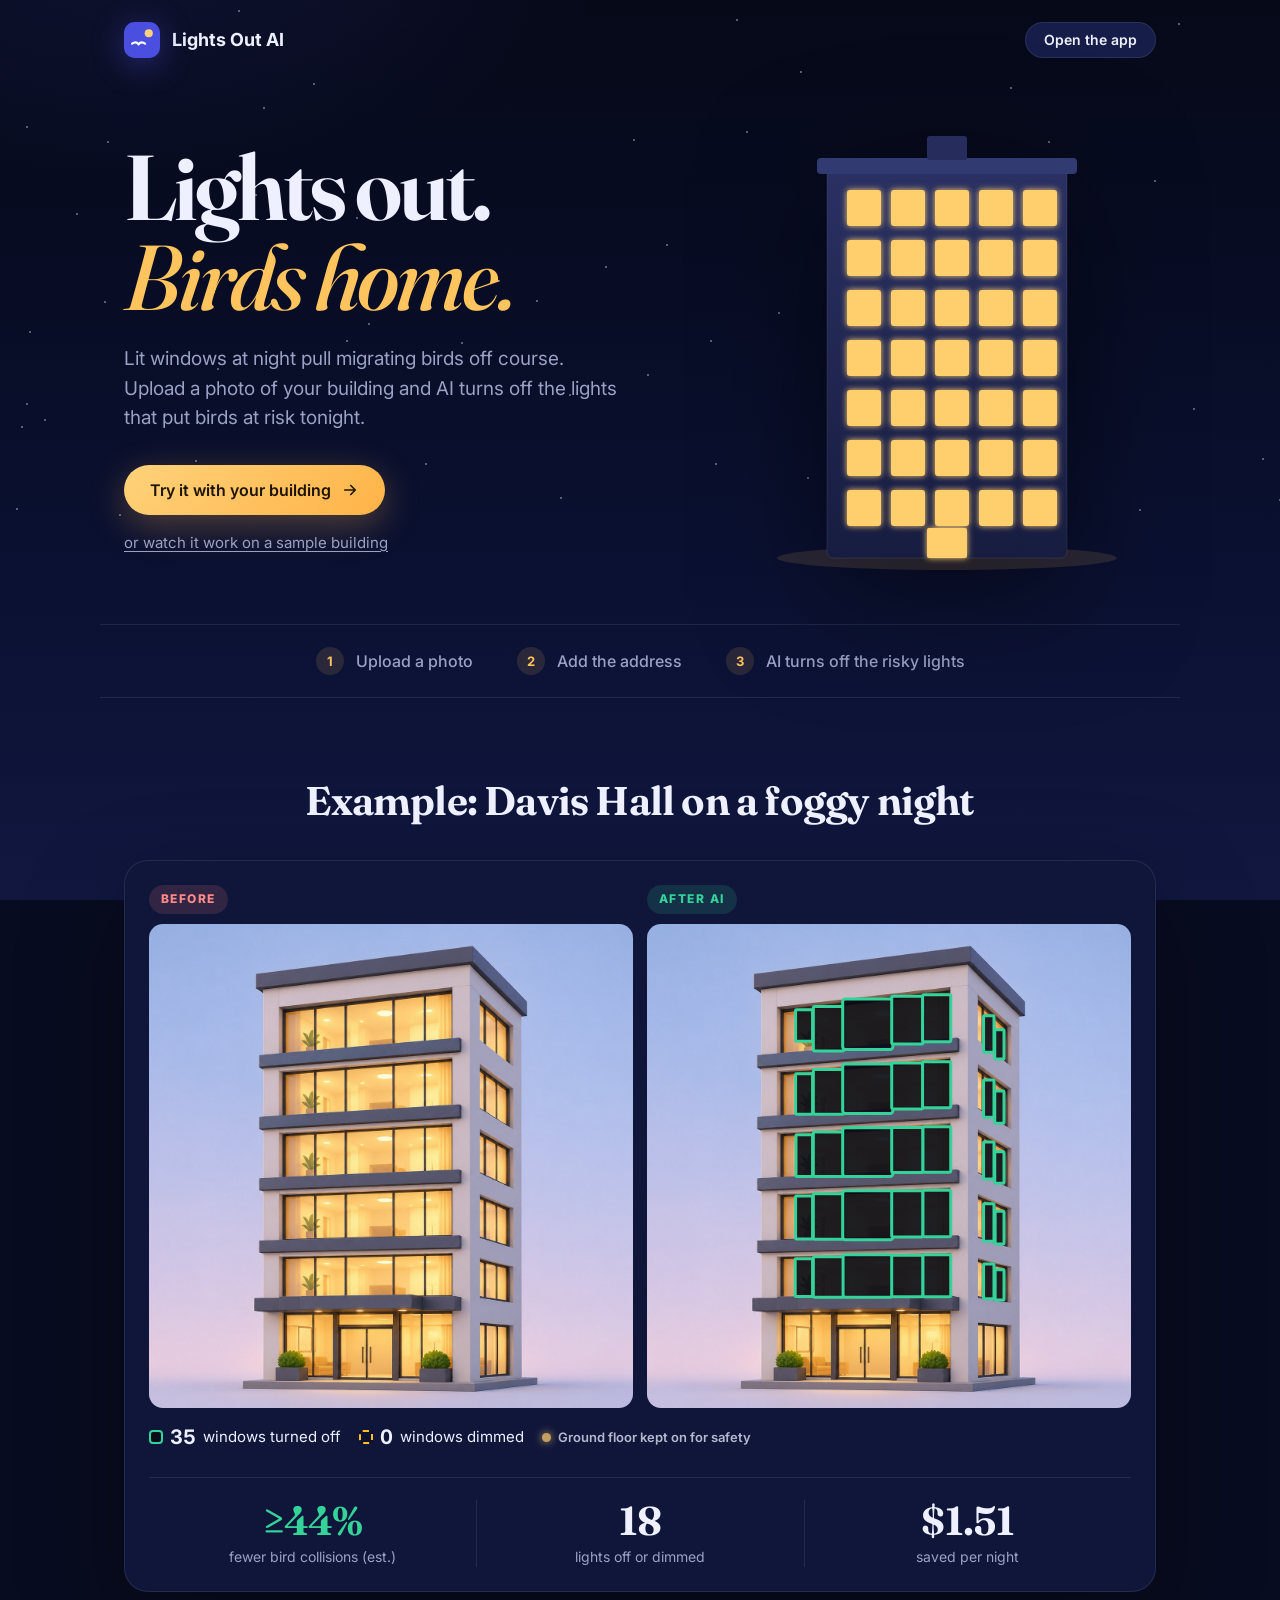
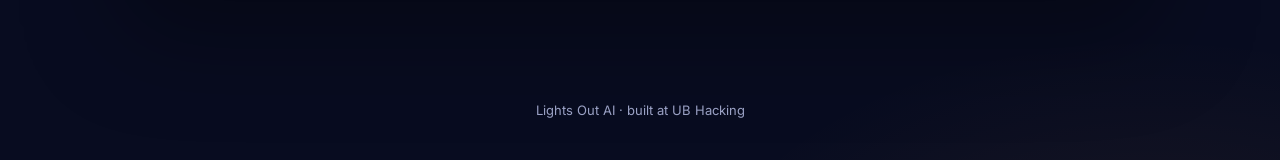
<file: frontend/index.html>
<!DOCTYPE html>
<html lang="en">
<head>
  <meta charset="UTF-8" />
  <meta name="viewport" content="width=device-width, initial-scale=1" />
  <title>Lights Out AI</title>
  <meta name="description" content="Turn off the building lights that put migrating birds at risk." />
  <link rel="icon" href="data:image/svg+xml,%3Csvg xmlns='http://www.w3.org/2000/svg' viewBox='0 0 32 32'%3E%3Crect width='32' height='32' rx='9' fill='%234b4fe0'/%3E%3Cpath d='M8 19c2.2-1.6 4-1.6 5.6.6 1.6-2.2 3.4-2.2 5.6-.6' stroke='white' stroke-width='2' fill='none' stroke-linecap='round'/%3E%3Ccircle cx='22' cy='10' r='3.2' fill='%23ffd27a'/%3E%3C/svg%3E" />
  <link rel="preconnect" href="https://fonts.googleapis.com" />
  <link rel="preconnect" href="https://fonts.gstatic.com" crossorigin />
  <link href="https://fonts.googleapis.com/css2?family=Fraunces:ital,opsz,wght@0,9..144,500;0,9..144,650;1,9..144,500&family=Inter:wght@400;500;600;700&display=swap" rel="stylesheet" />
  <link rel="stylesheet" href="css/theme.css" />
  <link rel="stylesheet" href="css/compare.css" />
  <link rel="stylesheet" href="css/landing.css" />
</head>
<body>
  <div class="stars" id="stars" aria-hidden="true"></div>

  <header class="nav">
    <a class="brand" href="./">
      <svg class="logo" viewBox="0 0 40 40" aria-hidden="true">
        <rect width="40" height="40" rx="12" fill="#4b4fe0"/>
        <circle cx="27.5" cy="12.5" r="4.5" fill="#ffd27a"/>
        <path d="M9 24c2.8-2 5.2-2 7.2.8 2-2.8 4.4-2.8 7.2-.8" stroke="#fff" stroke-width="2.4" fill="none" stroke-linecap="round" stroke-linejoin="round"/>
      </svg>
      <span>Lights Out AI</span>
    </a>
    <a class="btn small" href="app.html">Open the app</a>
  </header>

  <main>
    <section class="hero">
      <div>
        <h1>Lights out.<br /><em>Birds home.</em></h1>
        <p class="lead">Lit windows at night pull migrating birds off course. Upload a photo of your building
          and AI turns off the lights that put birds at risk tonight.</p>
        <a class="btn primary" href="app.html">Try it with your building
          <svg viewBox="0 0 24 24" class="ic" aria-hidden="true"><path d="M5 12h14M13 6l6 6-6 6"/></svg></a>
        <a class="text-link" href="app.html?sample=1">or watch it work on a sample building</a>
      </div>
      <div class="hero-art" aria-hidden="true">
        <svg id="heroBuilding" viewBox="0 0 360 440"></svg>
        <div class="birds">
          <svg viewBox="0 0 24 12"><path d="M1 8c3-3 6-3 11 1 5-4 8-4 11-1"/></svg>
          <svg viewBox="0 0 24 12"><path d="M1 8c3-3 6-3 11 1 5-4 8-4 11-1"/></svg>
          <svg viewBox="0 0 24 12"><path d="M1 8c3-3 6-3 11 1 5-4 8-4 11-1"/></svg>
        </div>
      </div>
    </section>

    <ol class="how">
      <li><span>1</span>Upload a photo</li>
      <li><span>2</span>Add the address</li>
      <li><span>3</span>AI turns off the risky lights</li>
    </ol>

    <section class="example">
      <h2>Example: Davis Hall on a foggy night</h2>
      <div class="example-card">
        <div id="demoCompare" aria-busy="true"><div class="skel-pair"><span class="skel"></span><span class="skel"></span></div><span class="sr">Loading the example…</span></div>
        <div class="numbers">
          <div><b id="demoDrop"><span class="skel skel-num"></span></b><span>fewer bird collisions (est.)</span></div>
          <div><b id="demoChanged"><span class="skel skel-num"></span></b><span>lights off or dimmed</span></div>
          <div><b id="demoUsd"><span class="skel skel-num"></span></b><span>saved per night</span></div>
        </div>
      </div>
    </section>
  </main>

  <footer class="foot">Lights Out AI · built at UB Hacking</footer>

  <script type="module" src="js/landing.js"></script>
</body>
</html>
</file>
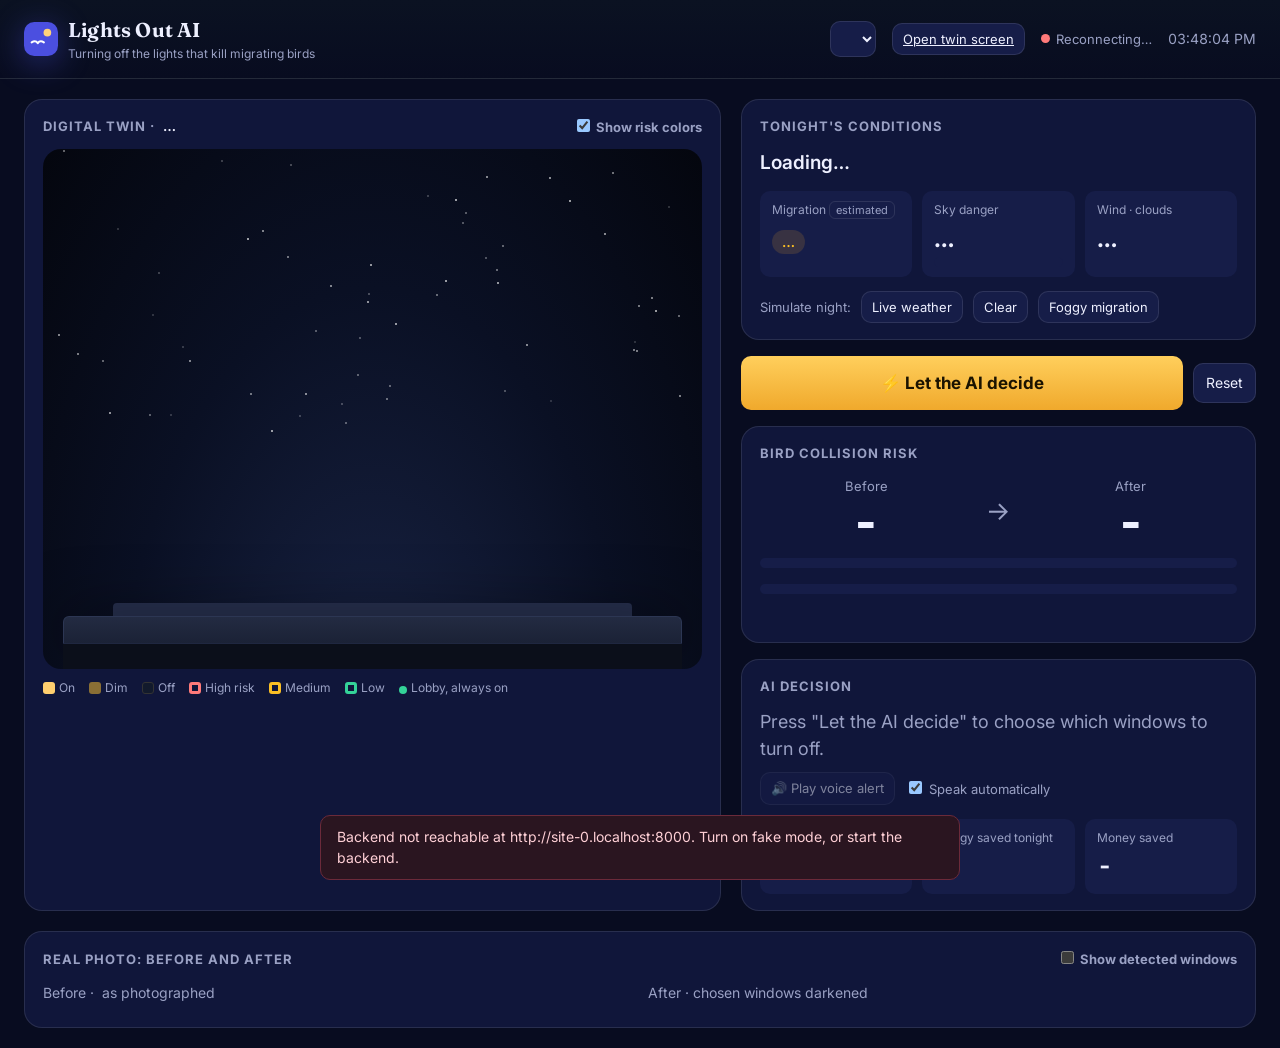
<file: frontend/classic.html>
<!DOCTYPE html>
<html lang="en">
<head>
  <meta charset="UTF-8" />
  <meta name="viewport" content="width=device-width, initial-scale=1" />
  <title>Lights Out AI · Dashboard</title>
  <link rel="icon" href="data:image/svg+xml,%3Csvg xmlns='http://www.w3.org/2000/svg' viewBox='0 0 32 32'%3E%3Crect width='32' height='32' rx='9' fill='%234b4fe0'/%3E%3Cpath d='M8 19c2.2-1.6 4-1.6 5.6.6 1.6-2.2 3.4-2.2 5.6-.6' stroke='white' stroke-width='2' fill='none' stroke-linecap='round'/%3E%3Ccircle cx='22' cy='10' r='3.2' fill='%23ffd27a'/%3E%3C/svg%3E" />
  <link rel="preconnect" href="https://fonts.googleapis.com" />
  <link rel="preconnect" href="https://fonts.gstatic.com" crossorigin />
  <link href="https://fonts.googleapis.com/css2?family=Fraunces:opsz,wght@9..144,500;9..144,650&family=Inter:wght@400;500;600;700&display=swap" rel="stylesheet" />
  <!-- Demo-only controls (fake mode) show with ?debug in the URL -->
  <script>if (new URLSearchParams(location.search).has("debug")) document.documentElement.classList.add("debug");</script>
  <link rel="stylesheet" href="css/theme.css" />
  <link rel="stylesheet" href="css/style.css" />
</head>
<body>
  <header class="topbar">
    <div class="brand">
      <svg class="logo" viewBox="0 0 40 40" aria-hidden="true"><rect width="40" height="40" rx="12" fill="#4b4fe0"/><circle cx="27.5" cy="12.5" r="4.5" fill="#ffd27a"/><path d="M9 24c2.8-2 5.2-2 7.2.8 2-2.8 4.4-2.8 7.2-.8" stroke="#fff" stroke-width="2.4" fill="none" stroke-linecap="round" stroke-linejoin="round"/></svg>
      <div>
        <h1>Lights Out AI</h1>
        <small>Turning off the lights that kill migrating birds</small>
      </div>
    </div>
    <div class="spacer"></div>
    <select id="buildingSelect" title="Building"></select>
    <a class="btn small" href="twin.html" target="_blank">Open twin screen</a>
    <button class="btn small debug-only" id="fakeBtn" title="Use built-in fake data if the backend is down">Fake mode: off</button>
    <div class="status" id="status"><span class="dot"></span><span id="statusText">Connecting…</span></div>
    <div class="clock" id="clock"></div>
  </header>

  <main class="layout">
    <!-- Left: the twin building -->
    <section class="card">
      <h2>
        Digital twin · <span id="buildingName" style="text-transform:none;letter-spacing:0;color:var(--text)">…</span>
        <label class="right muted"><input type="checkbox" id="riskToggle" checked /> Show risk colors</label>
      </h2>
      <div id="twin"></div>
      <div class="legend">
        <span><i style="background:var(--warm)"></i>On</span>
        <span><i style="background:var(--dim)"></i>Dim</span>
        <span><i style="background:var(--off);border:1px solid #333"></i>Off</span>
        <span><i style="outline:3px solid var(--bad);outline-offset:-3px"></i>High risk</span>
        <span><i style="outline:3px solid var(--mid);outline-offset:-3px"></i>Medium</span>
        <span><i style="outline:3px solid var(--good);outline-offset:-3px"></i>Low</span>
        <span><i style="background:var(--good);border-radius:50%;width:8px;height:8px"></i>Lobby, always on</span>
      </div>
    </section>

    <!-- Right: conditions, controls, risk, AI reason -->
    <section class="stack">
      <div class="card">
        <h2>Tonight's conditions <span class="right" id="scenarioTag"></span></h2>
        <div class="cond-summary" id="condSummary">Loading…</div>
        <div class="stats">
          <div class="stat">
            <div class="label">Migration <span class="tag">estimated</span></div>
            <div class="value"><span class="chip medium" id="migChip">…</span></div>
          </div>
          <div class="stat">
            <div class="label">Sky danger</div>
            <div class="value" id="skyDanger">…</div>
            <div class="bar"><span id="skyBar" style="width:0;background:var(--mid)"></span></div>
          </div>
          <div class="stat">
            <div class="label">Wind · clouds</div>
            <div class="value" id="wind">…</div>
          </div>
        </div>
        <div class="row" style="margin-top:14px">
          <span class="muted" style="font-size:13px">Simulate night:</span>
          <button class="btn small scen" data-s="live">Live weather</button>
          <button class="btn small scen" data-s="clear">Clear</button>
          <button class="btn small scen" data-s="foggy_migration">Foggy migration</button>
        </div>
      </div>

      <div class="row">
        <button class="btn primary" id="decideBtn" style="flex:1">⚡ Let the AI decide</button>
        <button class="btn" id="resetBtn" title="Turn every window back on, as in the photo">Reset</button>
      </div>

      <div class="card">
        <h2>Bird collision risk</h2>
        <div class="meter">
          <div class="side">
            <div class="label">Before</div>
            <div class="big" id="riskBefore">-</div>
          </div>
          <div class="arrow">→</div>
          <div class="side">
            <div class="label">After</div>
            <div class="big" id="riskAfter">-</div>
          </div>
        </div>
        <div style="margin-top:12px" class="stack">
          <div class="bar"><span id="barBefore" style="width:0;background:var(--bad)"></span></div>
          <div class="bar"><span id="barAfter" style="width:0;background:var(--good)"></span></div>
        </div>
        <div class="drop" id="riskDrop"></div>
      </div>

      <div class="card">
        <h2>AI decision <span class="right source muted" id="source"></span></h2>
        <div class="reason" id="reason"><span class="muted">Press "Let the AI decide" to choose which windows to turn off.</span></div>
        <div class="row" style="margin-top:10px">
          <button class="btn small" id="replayBtn" disabled>🔊 Play voice alert</button>
          <label class="muted" style="font-size:13px"><input type="checkbox" id="voiceToggle" checked /> Speak automatically</label>
          <span class="muted" id="voiceInfo" style="font-size:12px"></span>
        </div>
        <div class="savings">
          <div class="stat"><div class="label">Windows off / dimmed</div><div class="value" id="countOff">-</div></div>
          <div class="stat"><div class="label">Energy saved tonight</div><div class="value" id="kwh">-</div></div>
          <div class="stat"><div class="label">Money saved</div><div class="value" id="usd">-</div></div>
        </div>
      </div>
    </section>

    <!-- Bottom: before / after on the real photo -->
    <section class="card full">
      <h2>Real photo: before and after
        <label class="right muted"><input type="checkbox" id="debugToggle" /> Show detected windows</label>
      </h2>
      <div class="ba">
        <figure>
          <figcaption>Before · <span id="beforeLabel">as photographed</span></figcaption>
          <div id="beforeBox"></div>
        </figure>
        <figure>
          <figcaption>After · chosen windows darkened</figcaption>
          <div id="afterBox"></div>
        </figure>
      </div>
    </section>
  </main>

  <div class="toast" id="toast"></div>

  <script src="js/api.js"></script>
  <script src="js/twin.js"></script>
  <script src="js/dashboard.js"></script>
</body>
</html>
</file>
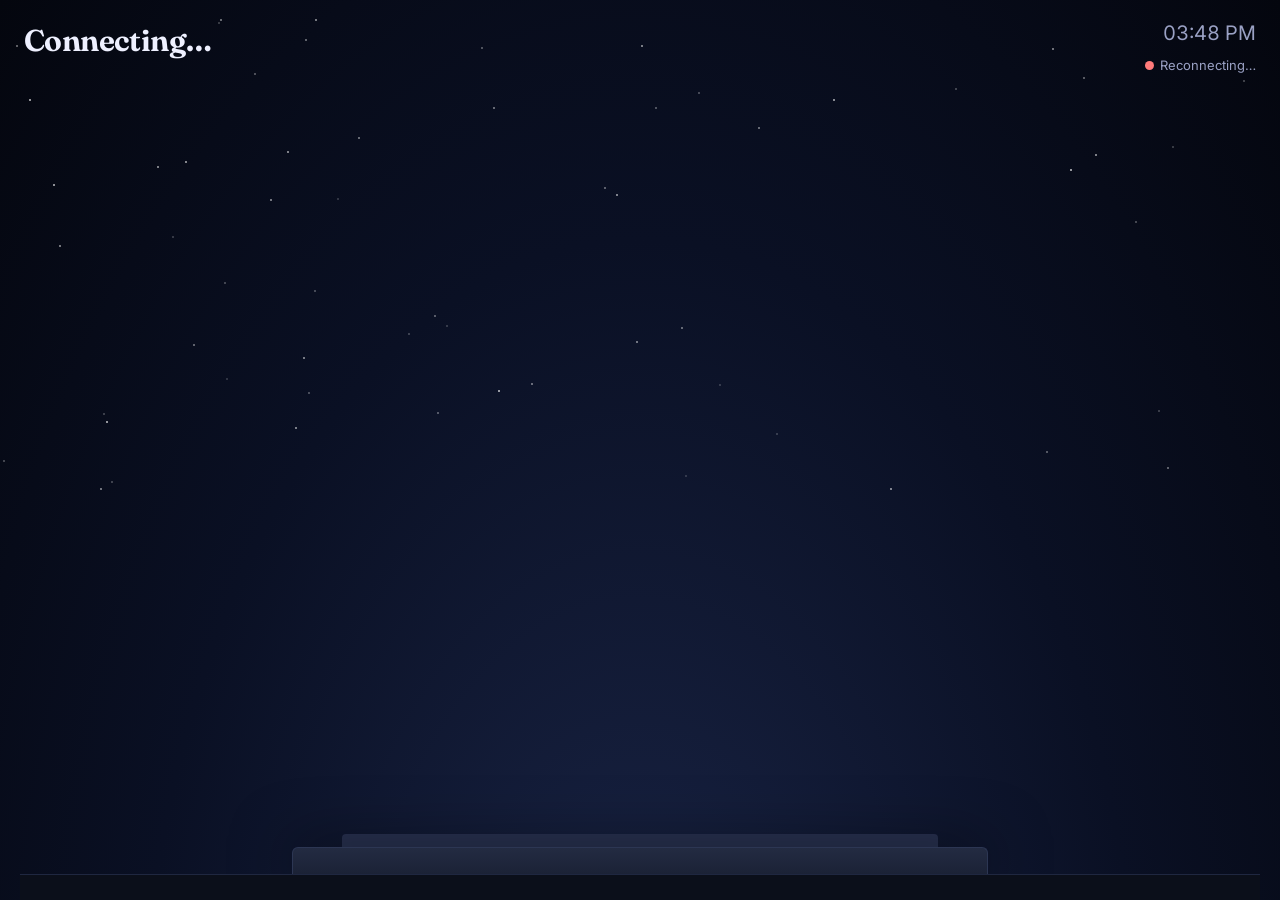
<file: frontend/twin.html>
<!DOCTYPE html>
<html lang="en">
<head>
  <meta charset="UTF-8" />
  <meta name="viewport" content="width=device-width, initial-scale=1" />
  <title>Lights Out AI · Twin building</title>
  <link rel="icon" href="data:image/svg+xml,%3Csvg xmlns='http://www.w3.org/2000/svg' viewBox='0 0 32 32'%3E%3Crect width='32' height='32' rx='9' fill='%234b4fe0'/%3E%3Cpath d='M8 19c2.2-1.6 4-1.6 5.6.6 1.6-2.2 3.4-2.2 5.6-.6' stroke='white' stroke-width='2' fill='none' stroke-linecap='round'/%3E%3Ccircle cx='22' cy='10' r='3.2' fill='%23ffd27a'/%3E%3C/svg%3E" />
  <link rel="preconnect" href="https://fonts.googleapis.com" />
  <link rel="preconnect" href="https://fonts.gstatic.com" crossorigin />
  <link href="https://fonts.googleapis.com/css2?family=Fraunces:opsz,wght@9..144,500;9..144,650&family=Inter:wght@400;500;600;700&display=swap" rel="stylesheet" />
  <!-- Demo-only controls (fake mode) show with ?debug in the URL -->
  <script>if (new URLSearchParams(location.search).has("debug")) document.documentElement.classList.add("debug");</script>
  <link rel="stylesheet" href="css/theme.css" />
  <link rel="stylesheet" href="css/style.css" />
</head>
<body class="twin-page">
  <div id="twin">
    <div class="overlay-top">
      <div>
        <h1 id="buildingName">Connecting…</h1>
        <div class="muted" id="condLine"></div>
      </div>
      <div class="spacer"></div>
      <div style="text-align:right">
        <div class="clock" id="clock"></div>
        <div class="row" style="justify-content:flex-end;margin-top:6px">
          <div class="status" id="status"><span class="dot"></span><span id="statusText">Connecting…</span></div>
          <button class="btn small debug-only" id="fakeBtn">Fake mode</button>
          <button class="btn small debug-only" id="fakeRun" style="display:none">Run fake decision</button>
        </div>
      </div>
    </div>
    <div class="banner" id="banner"></div>
  </div>

  <script src="js/api.js"></script>
  <script src="js/twin.js"></script>
  <script>
    (function () {
      const $ = (id) => document.getElementById(id);
      const twin = new Twin($("twin"));
      let socket = null;

      setInterval(() => {
        $("clock").textContent = new Date().toLocaleTimeString([], { hour: "2-digit", minute: "2-digit" });
      }, 1000);

      function setStatus(kind, text) {
        $("status").className = `status ${kind}`;
        $("statusText").textContent = text;
      }
      function drawBuilding(b) {
        $("buildingName").textContent = b.building;
        twin.draw(b);
      }
      function showConditions(c) {
        $("condLine").textContent = `${c.summary} · migration ${c.migration_level} (estimated)`;
        twin.setFog(c.fog);
      }
      function showDecision(d) {
        if (!d.reason) return;
        $("banner").textContent = d.reason;
        $("banner").classList.add("show");
      }

      function start() {
        LO.api().conditions().then(showConditions).catch(() => {});
        LO.api().lastDecision().then(showDecision).catch(() => {});
        socket = LO.connectSocket({
          status: (ok) => setStatus(ok ? "live" : "", ok ? "Live" : "Reconnecting…"),
          building: (msg) => { drawBuilding(msg); $("banner").classList.remove("show"); },
          command: (msg) => twin.setWindow(msg.id, msg.state),
          decision: showDecision,
          conditions: showConditions,
        });
      }

      $("fakeBtn").addEventListener("click", async () => {
        LO.fake = !LO.fake;
        $("fakeBtn").classList.toggle("active", LO.fake);
        $("fakeRun").style.display = LO.fake ? "" : "none";
        $("banner").classList.remove("show");
        if (LO.fake) {
          if (socket) socket.close();
          setStatus("fake", "Fake data");
          await LO.api().reset();
          await LO.api().simulate("foggy_migration");
          drawBuilding(await LO.api().windows());
          showConditions(await LO.api().conditions());
        } else {
          setStatus("", "Connecting…");
          start();
        }
      });

      $("fakeRun").addEventListener("click", async () => {
        await LO.api().reset();
        drawBuilding(await LO.api().windows());
        const d = await LO.api().decide();
        twin.wave(d.actions);
        showDecision(d);
      });

      start();
    })();
  </script>
</body>
</html>
</file>
<file: frontend/css/theme.css>
/* Lights Out AI: shared theme for every page (night sky, warm window light). */
:root {
  --bg: #080c20;
  --card: #10163a;
  --card-2: #161d48;
  --line: rgba(255, 255, 255, .09);
  --text: #eef0ff;
  --muted: #9aa1c4;
  --accent: #ffc45e;              /* warm window light: buttons, highlights */
  --accent-ink: #1d1405;          /* text on accent */
  --accent-soft: rgba(255, 196, 94, .12);
  --good: #34d399;
  --good-soft: rgba(52, 211, 153, .14);
  --mid: #fbbf24;
  --mid-soft: rgba(251, 191, 36, .14);
  --bad: #ff7a7a;
  --bad-soft: rgba(255, 122, 122, .14);
  --lit: #ffcf6e;
  --radius: 18px;
  --shadow: 0 1px 2px rgba(0, 0, 0, .3), 0 12px 32px rgba(0, 0, 0, .28);
  --serif: "Fraunces", Georgia, "Times New Roman", serif;
  --sans: "Inter", -apple-system, BlinkMacSystemFont, "Segoe UI", Roboto, sans-serif;
  color-scheme: dark;
}
* { box-sizing: border-box; }
html, body { margin: 0; }
body {
  color: var(--text);
  font: 15px/1.55 var(--sans);
  -webkit-font-smoothing: antialiased;
  background:
    radial-gradient(900px 600px at 10% -10%, rgba(92, 96, 255, .16), transparent 60%),
    radial-gradient(800px 500px at 90% 110%, rgba(255, 170, 80, .08), transparent 60%),
    linear-gradient(180deg, #060918 0%, #0a1030 60%, #11173f 100%) fixed;
  background-color: var(--bg);
  min-height: 100vh;
}
h1, h2, h3 { font-family: var(--serif); font-weight: 650; letter-spacing: -.02em; }
::selection { background: rgba(255, 196, 94, .35); }

/* Keyboard focus, visible on every page */
:focus-visible { outline: 2px solid var(--accent); outline-offset: 2px; }
.sr { position: absolute; width: 1px; height: 1px; overflow: hidden; clip: rect(0 0 0 0); white-space: nowrap; }

/* Loading placeholders */
.skel { display: block; border-radius: 12px; background: linear-gradient(90deg, var(--card-2) 0%, #1f2760 50%, var(--card-2) 100%); background-size: 200% 100%; animation: skel 1.4s ease-in-out infinite; }
@keyframes skel { from { background-position: 100% 0; } to { background-position: -100% 0; } }

/* Less motion for people who ask for it */
@media (prefers-reduced-motion: reduce) {
  *, *::before, *::after { animation-duration: .01ms !important; animation-iteration-count: 1 !important; transition-duration: .01ms !important; scroll-behavior: auto !important; }
}
</file>
<file: frontend/css/compare.css>
/* Before / after photos (js/compare.js). */
.cmp { display: grid; grid-template-columns: 1fr 1fr; gap: 14px; }
.cmp-pane { margin: 0; display: flex; flex-direction: column; gap: 10px; min-width: 0; }
.cmp-tag { align-self: flex-start; font-size: 12px; font-weight: 800; letter-spacing: .12em; text-transform: uppercase;
  padding: 5px 12px; border-radius: 999px; background: rgba(255, 122, 122, .14); color: #ff8a8a; }
.cmp-pane.after .cmp-tag { background: rgba(52, 211, 153, .14); color: #34d399; }
/* The frame hugs the photo exactly, so the window boxes drawn over it line up. */
.cmp-frame { position: relative; align-self: center; width: fit-content; max-width: 100%; border-radius: 14px; overflow: hidden; background: #0d1020; line-height: 0; }
.cmp-frame img { display: block; max-width: 100%; max-height: 72vh; width: auto; height: auto; }
.cmp-svg { position: absolute; inset: 0; width: 100%; height: 100%; pointer-events: none; }

/* windows the AI changed */
.cmp-svg .mark { stroke-width: 3px; vector-effect: non-scaling-stroke; }
.cmp-svg .mark.off { fill: rgba(6, 9, 22, .9); stroke: #34d399; }
.cmp-svg .mark.dim { fill: rgba(10, 12, 32, .5); stroke: #fbbf24; stroke-dasharray: 6 4; }
.cmp-svg .mark.anim { animation: cmp-in .45s ease backwards; }  /* hidden until its turn, visible without animation */
@keyframes cmp-in { from { opacity: 0; } to { opacity: 1; } }
/* simulated lights on a day photo */
.cmp-svg .glow.on { fill: rgba(255, 200, 100, .6); }
.cmp-svg .glow.dim { fill: rgba(255, 200, 100, .28); }
.cmp-svg .outline { fill: none; stroke: #fff; stroke-width: 1.5px; stroke-dasharray: 4 3; vector-effect: non-scaling-stroke; opacity: .85; }

.cmp-pane.pending .cmp-frame img { filter: grayscale(.6) brightness(.45); }
.cmp-wait { position: absolute; inset: 0; display: grid; place-content: center; gap: 6px; text-align: center; padding: 16px; color: #fff; line-height: 1.4; }
.cmp-wait b { font-size: 17px; }
.cmp-wait span { font-size: 13px; opacity: .8; }

.cmp-summary { display: flex; flex-wrap: wrap; align-items: center; gap: 8px 18px; margin: 14px 0 0; font-size: 15px; }
.cmp-summary.muted { opacity: .7; font-size: 14px; }
.cmp-stat { display: inline-flex; align-items: center; gap: 7px; }
.cmp-stat b { font-size: 20px; font-variant-numeric: tabular-nums; }
.cmp-stat i { width: 14px; height: 14px; border-radius: 4px; display: inline-block; }
.cmp-stat.off i { background: #0a0d1c; border: 2.5px solid #34d399; }
.cmp-stat.dim i { background: rgba(10, 12, 32, .45); border: 2.5px dashed #fbbf24; }
.cmp-stat.keep { font-size: 13px; font-weight: 600; opacity: .75; }
.cmp-stat.keep::before { content: ""; width: 9px; height: 9px; border-radius: 50%; background: #ffcf6e; box-shadow: 0 0 8px #ffcf6e; }

@media (max-width: 700px) {
  .cmp { grid-template-columns: 1fr; }
}
</file>
<file: frontend/css/landing.css>
/* Lights Out AI: landing page (colors and fonts come from theme.css) */
html { scroll-behavior: smooth; }
body { font-size: 16px; overflow-x: hidden; }
a { color: inherit; }
.ic { width: 18px; height: 18px; fill: none; stroke: currentColor; stroke-width: 2.2; stroke-linecap: round; stroke-linejoin: round; flex: none; }

.stars { position: fixed; inset: 0; z-index: -1; pointer-events: none; }
.stars i { position: absolute; width: 2px; height: 2px; border-radius: 50%; background: #fff; opacity: .45; animation: twinkle 5s ease-in-out infinite; }
@keyframes twinkle { 50% { opacity: .1; } }

/* nav */
.nav { display: flex; align-items: center; justify-content: space-between; max-width: 1080px; margin: 0 auto; padding: 22px 24px; }
.brand { display: flex; align-items: center; gap: 12px; font-weight: 700; font-size: 18px; text-decoration: none; }
.logo { width: 36px; height: 36px; filter: drop-shadow(0 6px 16px rgba(75, 79, 224, .45)); }

/* buttons */
.btn { display: inline-flex; align-items: center; gap: 10px; font: 600 16px/1 var(--sans); text-decoration: none;
  padding: 16px 26px; border-radius: 999px; border: 1px solid var(--line); background: var(--card-2); color: var(--text);
  transition: transform .15s, box-shadow .25s, background .25s; }
.btn:hover { background: #1d2558; }
.btn.primary { background: linear-gradient(135deg, #ffd27a, #ffb347); color: var(--accent-ink); border: 0; box-shadow: 0 10px 36px rgba(255, 180, 80, .3); }
.btn.primary:hover { box-shadow: 0 14px 44px rgba(255, 180, 80, .45); transform: translateY(-1px); }
.btn.small { padding: 10px 18px; font-size: 14px; }

/* hero */
.hero { max-width: 1080px; margin: 0 auto; padding: 48px 24px 56px; display: grid; grid-template-columns: 1.15fr .85fr; gap: 48px; align-items: center; }
h1 { font-size: clamp(50px, 7.4vw, 92px); line-height: .98; letter-spacing: -.035em; margin: 0 0 22px; }
h1 em { font-style: italic; font-weight: 500; color: var(--accent); }
.lead { font-size: 19px; color: var(--muted); max-width: 500px; margin: 0 0 32px; }
.hero-art { position: relative; }
#heroBuilding { display: block; width: 100%; max-width: 360px; margin: 0 auto; height: auto; overflow: visible; filter: drop-shadow(0 30px 60px rgba(0, 0, 0, .5)); }
#heroBuilding .win { transition: fill .5s ease; }
#heroBuilding .win.on { fill: var(--lit); filter: url(#glow); }
#heroBuilding .win.off { fill: #121733; }
.birds { position: absolute; inset: 0; pointer-events: none; }
.birds svg { position: absolute; width: 22px; fill: none; stroke: #dfe3ff; stroke-width: 1.8; stroke-linecap: round; opacity: 0; animation: fly 10s linear infinite; }
.birds svg:nth-child(1) { top: 14%; }
.birds svg:nth-child(2) { top: 28%; width: 18px; animation-delay: 3.3s; }
.birds svg:nth-child(3) { top: 8%; width: 16px; animation-delay: 6.6s; }
@keyframes fly {
  0% { left: -10%; opacity: 0; transform: translateY(0) scaleY(1); }
  10%, 90% { opacity: .85; }
  25%, 75% { transform: translateY(-8px) scaleY(.6); }
  50% { transform: translateY(5px) scaleY(1); }
  100% { left: 105%; opacity: 0; transform: translateY(0) scaleY(1); }
}

/* three steps */
.how { list-style: none; max-width: 1080px; margin: 0 auto; padding: 22px 24px; display: flex; justify-content: center; gap: 12px 44px; flex-wrap: wrap;
  border-top: 1px solid var(--line); border-bottom: 1px solid var(--line); color: var(--muted); font-weight: 500; }
.how li { display: flex; align-items: center; gap: 12px; }
.how span { width: 28px; height: 28px; border-radius: 50%; display: grid; place-items: center; font-size: 13px; font-weight: 700;
  color: var(--accent); background: var(--accent-soft); }

/* example */
.example { max-width: 1080px; margin: 0 auto; padding: 72px 24px 80px; }
.example h2 { font-size: clamp(28px, 3.6vw, 40px); text-align: center; margin: 0 0 28px; }
.example-card { border-radius: 24px; padding: 24px; background: var(--card); border: 1px solid var(--line); box-shadow: 0 40px 100px rgba(0, 0, 0, .35); }
.example .loading { color: var(--muted); text-align: center; padding: 60px 0; margin: 0; }
.example .cmp-frame img { max-height: 560px; }
.numbers { display: grid; grid-template-columns: repeat(3, 1fr); margin-top: 24px; padding-top: 22px; border-top: 1px solid var(--line); text-align: center; }
.numbers div { display: flex; flex-direction: column; gap: 4px; }
.numbers div + div { border-left: 1px solid var(--line); }
.numbers b { font: 650 40px/1.05 var(--serif); letter-spacing: -.02em; font-variant-numeric: tabular-nums; }
.numbers div:first-child b { color: var(--good); }
.numbers span { color: var(--muted); font-size: 14px; }

.foot { text-align: center; color: var(--muted); font-size: 13px; padding: 28px 24px 40px; }

.text-link { display: block; width: fit-content; margin-top: 16px; color: var(--muted); font-size: 15px; text-decoration: underline; text-underline-offset: 3px; }
.text-link:hover { color: var(--text); }
.skel-pair { display: grid; grid-template-columns: 1fr 1fr; gap: 14px; }
.skel-pair .skel { aspect-ratio: 1; max-height: 520px; border-radius: 14px; }
.skel-num { width: 96px; height: 40px; margin: 0 auto; }

@media (max-width: 900px) {
  .hero { grid-template-columns: 1fr; padding-top: 24px; gap: 32px; }
  .hero-art { max-width: 300px; margin: 0 auto; width: 100%; }
}
@media (max-width: 600px) {
  .nav, .hero, .how, .example { padding-left: 16px; padding-right: 16px; }
  .how { justify-content: flex-start; flex-direction: column; }
  .example-card { padding: 14px; border-radius: 18px; }
  .numbers { grid-template-columns: 1fr; gap: 16px; }
  .numbers div + div { border-left: 0; }
  .lead { font-size: 17px; }
}
@media (prefers-reduced-motion: reduce) {
  *, *::before, *::after { animation: none !important; transition: none !important; }
  html { scroll-behavior: auto; }
}
</file>
<file: frontend/css/style.css>
/* Lights Out AI: dark night theme, big readable numbers */
:root {
  /* Same night-sky palette as theme.css, under this page's older names */
  --bg: #080c20;
  --panel: #10163a;
  --panel-2: #161d48;
  --line: rgba(255, 255, 255, .1);
  --text: #eef0ff;
  --muted: #9aa1c4;
  --warm: #ffcf6e;
  --warm-glow: rgba(255, 205, 100, 0.55);
  --dim: #8a6f35;
  --off: #121a2c;
  --wall: #1b2236;
  --good: #34d399;
  --mid: #fbbf24;
  --bad: #ff7a7a;
  --accent: #ffc45e;
  --radius: 18px;
  font-family: var(--sans);
}

* { box-sizing: border-box; }
html, body { margin: 0; background: var(--bg); color: var(--text); }
body { min-height: 100vh; }
button { font: inherit; cursor: pointer; }
h1, h2, h3 { margin: 0; }

/* ---------- header ---------- */
.topbar {
  display: flex; align-items: center; gap: 16px; flex-wrap: wrap;
  padding: 14px 24px; border-bottom: 1px solid var(--line);
  background: linear-gradient(180deg, #0b1222, var(--bg));
  position: sticky; top: 0; z-index: 10;
}
.brand { display: flex; align-items: center; gap: 10px; }
.brand .logo { width: 34px; height: 34px; flex: none; filter: drop-shadow(0 6px 16px rgba(75, 79, 224, .45)); }
.brand h1 { font-size: 20px; letter-spacing: 0.2px; }
.brand small { display: block; color: var(--muted); font-size: 12px; }
.spacer { flex: 1; }
.clock { font-variant-numeric: tabular-nums; color: var(--muted); font-size: 14px; }

.status { display: flex; align-items: center; gap: 6px; font-size: 13px; color: var(--muted); }
.status .dot { width: 9px; height: 9px; border-radius: 50%; background: var(--bad); }
.status.live .dot { background: var(--good); box-shadow: 0 0 8px var(--good); }
.status.fake .dot { background: var(--mid); }

select, .btn {
  background: var(--panel-2); color: var(--text); border: 1px solid var(--line);
  border-radius: 10px; padding: 8px 12px; font-size: 14px;
}
.btn:hover { border-color: var(--accent); }
.btn:disabled { opacity: 0.5; cursor: default; }
.btn.primary {
  background: linear-gradient(180deg, #ffcf5c, #f0a92c); color: #1b1300; border: none;
  font-weight: 700; font-size: 17px; padding: 14px 18px;
}
.btn.primary:hover { filter: brightness(1.05); }
.btn.active { border-color: var(--accent); background: #1a2a4d; }
.btn.small { padding: 5px 10px; font-size: 13px; }

/* ---------- layout ---------- */
.layout {
  display: grid; grid-template-columns: minmax(0, 1.15fr) minmax(340px, 0.85fr);
  gap: 20px; padding: 20px 24px; max-width: 1500px; margin: 0 auto;
}
.stack { display: flex; flex-direction: column; gap: 16px; }
.card {
  background: var(--panel); border: 1px solid var(--line); border-radius: var(--radius);
  padding: 16px 18px;
}
.card h2 {
  font-size: 13px; text-transform: uppercase; letter-spacing: 1px; color: var(--muted);
  margin-bottom: 12px; display: flex; align-items: center; gap: 8px;
}
.card h2 .right { margin-left: auto; text-transform: none; letter-spacing: 0; }
.full { grid-column: 1 / -1; }
.muted { color: var(--muted); }
.row { display: flex; gap: 10px; flex-wrap: wrap; align-items: center; }

/* ---------- conditions ---------- */
.cond-summary { font-size: 19px; font-weight: 600; margin-bottom: 14px; }
.stats { display: grid; grid-template-columns: repeat(3, 1fr); gap: 10px; }
.stat { background: var(--panel-2); border-radius: 10px; padding: 10px 12px; }
.stat .label { font-size: 12px; color: var(--muted); }
.stat .value { font-size: 24px; font-weight: 700; font-variant-numeric: tabular-nums; }
.stat .value small { font-size: 13px; color: var(--muted); font-weight: 500; }
.chip {
  display: inline-block; padding: 2px 10px; border-radius: 999px; font-size: 13px;
  font-weight: 700; text-transform: uppercase; letter-spacing: 0.5px;
}
.chip.low { background: rgba(62, 207, 142, 0.15); color: var(--good); }
.chip.medium { background: rgba(245, 165, 36, 0.15); color: var(--mid); }
.chip.high { background: rgba(255, 84, 104, 0.18); color: var(--bad); }
.tag { font-size: 11px; color: var(--muted); border: 1px solid var(--line); border-radius: 6px; padding: 1px 6px; }

.bar { height: 10px; background: var(--panel-2); border-radius: 999px; overflow: hidden; }
.bar > span { display: block; height: 100%; border-radius: 999px; transition: width 0.8s ease; }

/* ---------- risk meter ---------- */
.meter { display: grid; grid-template-columns: 1fr auto 1fr; gap: 14px; align-items: center; }
.meter .side { text-align: center; }
.meter .big { font-size: 46px; font-weight: 800; font-variant-numeric: tabular-nums; line-height: 1.1; }
.meter .arrow { font-size: 26px; color: var(--muted); }
.meter .label { color: var(--muted); font-size: 13px; }
.drop { text-align: center; margin-top: 10px; font-size: 15px; color: var(--good); font-weight: 600; min-height: 22px; }

/* ---------- AI reason ---------- */
.reason { font-size: 18px; line-height: 1.5; min-height: 54px; }
.source { font-size: 12px; }
.savings { display: grid; grid-template-columns: repeat(3, 1fr); gap: 10px; margin-top: 14px; }

/* ---------- twin building ---------- */
.twin {
  position: relative; border-radius: var(--radius); overflow: hidden;
  background: radial-gradient(ellipse at 50% 120%, #1a2547 0%, #0a1024 55%, #04060e 100%);
  min-height: 520px; display: flex; flex-direction: column; justify-content: flex-end; align-items: center;
  padding: 50px 20px 0;
}
.twin .stars { position: absolute; inset: 0; pointer-events: none; }
.twin .star { position: absolute; width: 2px; height: 2px; background: #fff; border-radius: 50%; opacity: 0.6; }
.twin.fog::after {
  content: ""; position: absolute; inset: 0; pointer-events: none;
  background: linear-gradient(180deg, rgba(150, 165, 190, 0.35), rgba(150, 165, 190, 0.08) 60%, transparent);
}
.twin .tower {
  position: relative; z-index: 1; display: grid; gap: 6px; padding: 16px 16px 10px;
  background: linear-gradient(180deg, #232b42, var(--wall)); border: 1px solid #2c3653;
  border-bottom: none; border-radius: 6px 6px 0 0; width: min(100%, 640px);
  box-shadow: 0 0 60px rgba(0, 0, 0, 0.6);
}
.twin .roof {
  position: relative; z-index: 1; width: min(84%, 540px); height: 14px; margin-bottom: -1px;
  background: #283150; border-radius: 4px 4px 0 0;
}
.twin .ground { position: relative; z-index: 1; width: 100%; height: 26px; background: #0b0f1a; border-top: 1px solid #1f2740; }
.twin .floorlabel { font-size: 10px; color: #5d6a88; align-self: center; text-align: right; padding-right: 2px; }

.win {
  position: relative; aspect-ratio: 3 / 4; border-radius: 3px; background: var(--off);
  border: 1px solid #0a0f1c; transition: background 0.5s ease, box-shadow 0.5s ease, opacity 0.5s ease;
}
.win.on { background: var(--warm); box-shadow: 0 0 14px var(--warm-glow); }
.win.on.cool { background: #eef3ff; box-shadow: 0 0 14px rgba(200, 220, 255, 0.5); }
.win.dim { background: var(--dim); box-shadow: 0 0 6px rgba(255, 200, 100, 0.2); }
.win.off { background: var(--off); box-shadow: none; }
.win.empty { background: #10172a; opacity: 0.7; }
.win.essential::before {
  content: ""; position: absolute; left: 50%; bottom: 3px; width: 4px; height: 4px; margin-left: -2px;
  border-radius: 50%; background: var(--good);
}
.twin.show-risk .win.on, .twin.show-risk .win.dim { outline: 3px solid transparent; outline-offset: -3px; }
.twin.show-risk .win.r-high:not(.off) { outline-color: var(--bad); }
.twin.show-risk .win.r-mid:not(.off) { outline-color: var(--mid); }
.twin.show-risk .win.r-low:not(.off) { outline-color: rgba(62, 207, 142, 0.7); }

.legend { display: flex; gap: 14px; flex-wrap: wrap; font-size: 12px; color: var(--muted); margin-top: 10px; }
.legend i { display: inline-block; width: 12px; height: 12px; border-radius: 3px; vertical-align: -2px; margin-right: 4px; }

/* ---------- before / after ---------- */
.ba { display: grid; grid-template-columns: 1fr 1fr; gap: 16px; }
.ba figure { margin: 0; }
.ba figcaption { font-size: 14px; color: var(--muted); margin-bottom: 8px; display: flex; gap: 8px; align-items: center; }
.ba img { width: 100%; border-radius: 10px; border: 1px solid var(--line); display: block; background: #000; }
.ba .empty-img {
  aspect-ratio: 4 / 3; border-radius: 10px; border: 1px dashed var(--line); display: grid; place-items: center;
  color: var(--muted); text-align: center; padding: 20px;
}

/* ---------- toast ---------- */
.toast {
  position: fixed; bottom: 20px; left: 50%; transform: translateX(-50%); z-index: 50;
  background: #2a1520; color: #ffd0d6; border: 1px solid #6b2a3a; padding: 10px 16px; border-radius: 10px;
  font-size: 14px; display: none; max-width: 90vw;
}
.toast.show { display: block; }

@media (max-width: 980px) {
  .layout { grid-template-columns: 1fr; padding: 14px; }
  .ba { grid-template-columns: 1fr; }
  .meter .big { font-size: 38px; }
}

/* ---------- full-screen twin page ---------- */
body.twin-page { display: flex; flex-direction: column; height: 100vh; overflow: hidden; }
.twin-page .twin { flex: 1; border-radius: 0; min-height: 0; padding-top: 110px; }
/* fit the whole building on screen: width follows the floors/columns ratio */
.twin-page .tower { width: min(92vw, calc((100vh - 190px) * var(--ratio, 1.4) * 0.7)); }
.twin-page .roof { width: min(80vw, calc((100vh - 190px) * var(--ratio, 1.4) * 0.6)); }
.twin-page .overlay-top {
  position: absolute; top: 18px; left: 24px; right: 24px; z-index: 3;
  display: flex; align-items: flex-start; gap: 16px;
}
.twin-page .overlay-top h1 { font-size: 30px; }
.twin-page .overlay-top .clock { font-size: 20px; }
.twin-page .banner {
  position: absolute; left: 50%; bottom: 44px; transform: translateX(-50%); z-index: 3;
  background: rgba(10, 15, 30, 0.88); border: 1px solid var(--line); border-radius: 12px;
  padding: 12px 18px; font-size: 18px; max-width: min(900px, 90vw); text-align: center; display: none;
}
.twin-page .banner.show { display: block; }

/* Card labels stay in the sans font; page titles use the serif from theme.css */
.card h2 { font-family: var(--sans); font-weight: 700; }
.btn.active { background: rgba(255, 196, 94, .12); }
html:not(.debug) .debug-only { display: none !important; }
</file>
